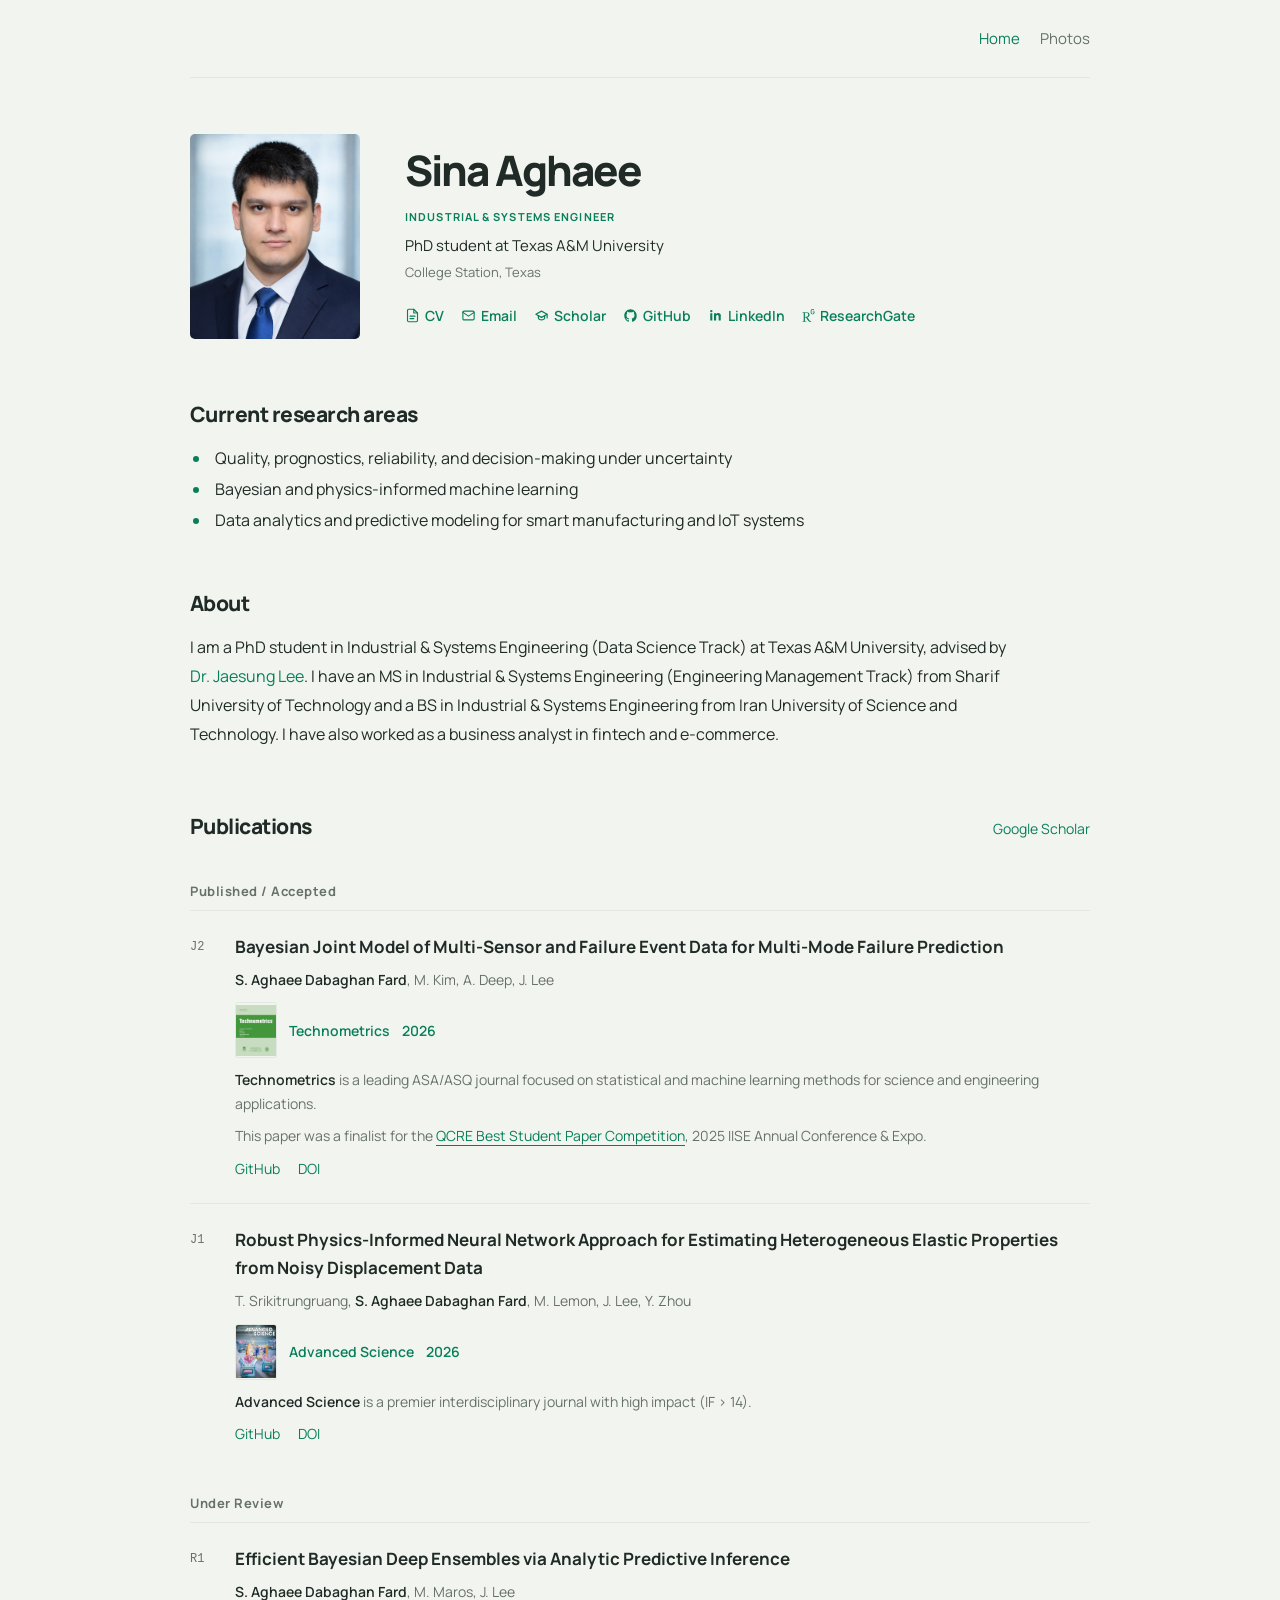
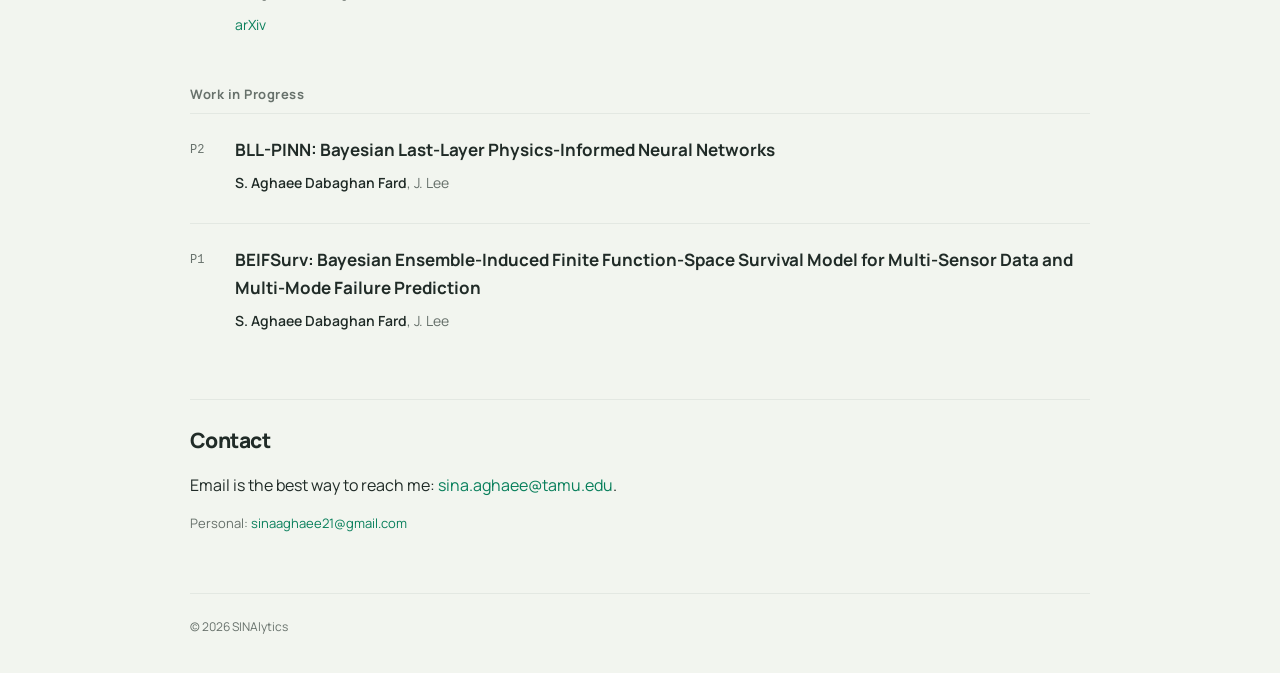
<file: index.html>
<!DOCTYPE html>
<html lang="en">
<head>
  <meta charset="utf-8">
  <meta name="viewport" content="width=device-width, initial-scale=1">
  <meta name="description" content="Sina Aghaee Dabaghan Fard — PhD student at Texas A&amp;M University. Research in Bayesian modeling, reliability, prognostics, and scientific machine learning.">
  <title>Sina Aghaee</title>
  <link rel="preconnect" href="https://fonts.googleapis.com">
  <link rel="preconnect" href="https://fonts.gstatic.com" crossorigin>
  <link href="https://fonts.googleapis.com/css2?family=Manrope:wght@400;500;600;700;800&amp;display=swap" rel="stylesheet">
  <link rel="stylesheet" href="assets/profile.css">
</head>
<body data-page="home">
  <a class="skip-link" href="#main">Skip to content</a>
  <div class="profile-wrap">
    <header class="profile-header">
      <nav aria-label="Primary">
        <a href="index.html" aria-current="page">Home</a><a href="snapshots.html">Photos</a>
      </nav>
    </header>
    <main id="main">
      <section class="profile-intro" aria-labelledby="name">
        <img class="profile-portrait" src="assets/avatar.png" alt="Sina Aghaee Dabaghan Fard" width="170" height="205">
        <div>
          <h1 id="name">Sina Aghaee</h1>
          <p class="intro-label">Industrial &amp; Systems Engineer</p>
          <p class="intro-role">PhD student at Texas A&amp;M University</p>
          <p class="intro-location">College Station, Texas</p>
          <div class="profile-links" aria-label="Contact and profiles">
            <a href="cv.pdf?v=5e7db132484f" target="_blank" rel="noopener"><svg viewBox="0 0 24 24" fill="none" stroke="currentColor" stroke-width="1.8" stroke-linecap="round" stroke-linejoin="round" aria-hidden="true"><path d="M14 2H6a2 2 0 0 0-2 2v16a2 2 0 0 0 2 2h12a2 2 0 0 0 2-2V8Z"></path><path d="M14 2v6h6M8 13h8M8 17h6"></path></svg><span>CV</span></a>
            <a href="mailto:sina.aghaee@tamu.edu"><svg viewBox="0 0 24 24" fill="none" stroke="currentColor" stroke-width="1.8" stroke-linecap="round" stroke-linejoin="round" aria-hidden="true"><rect x="3" y="5" width="18" height="14" rx="2"></rect><path d="m3 7 9 6 9-6"></path></svg><span>Email</span></a>
            <a href="https://scholar.google.com/citations?user=bsKhgAIAAAAJ&amp;hl=en" target="_blank" rel="noopener"><svg viewBox="0 0 24 24" fill="none" stroke="currentColor" stroke-width="1.9" stroke-linecap="round" stroke-linejoin="round" aria-hidden="true"><path d="m3 10 9-5 9 5-9 5-9-5Z"></path><path d="M7 12v4.5c0 .8 2.3 2.5 5 2.5s5-1.7 5-2.5V12"></path><path d="M21 10v6"></path></svg><span>Scholar</span></a>
            <a href="https://github.com/sinaaghaee" target="_blank" rel="noopener"><svg viewBox="0 0 24 24" fill="currentColor" aria-hidden="true"><path d="M12 2C6.48 2 2 6.59 2 12.25c0 4.53 2.87 8.37 6.84 9.73.5.1.68-.22.68-.49 0-.24-.01-1.04-.01-1.89-2.78.62-3.37-1.22-3.37-1.22-.45-1.2-1.11-1.52-1.11-1.52-.91-.64.07-.63.07-.63 1 .08 1.53 1.05 1.53 1.05.9 1.57 2.35 1.12 2.92.86.09-.67.35-1.12.63-1.38-2.22-.26-4.56-1.15-4.56-5.11 0-1.13.39-2.06 1.03-2.79-.1-.26-.45-1.31.1-2.73 0 0 .84-.27 2.75 1.07A9.33 9.33 0 0 1 12 6.84c.85 0 1.71.12 2.51.37 1.91-1.34 2.75-1.07 2.75-1.07.55 1.42.2 2.47.1 2.73.64.73 1.03 1.66 1.03 2.79 0 3.97-2.35 4.84-4.59 5.09.36.32.68.95.68 1.91 0 1.38-.01 2.5-.01 2.84 0 .27.18.59.69.49A10.27 10.27 0 0 0 22 12.25C22 6.59 17.52 2 12 2Z"></path></svg><span>GitHub</span></a>
            <a href="https://www.linkedin.com/in/sinaaghaee" target="_blank" rel="noopener"><svg viewBox="0 0 24 24" fill="currentColor" aria-hidden="true"><path d="M6.94 8.5H3.56V20h3.38V8.5ZM5.25 3A1.97 1.97 0 0 0 3.3 4.98c0 1.08.86 1.97 1.93 1.97h.02A1.98 1.98 0 0 0 7.2 4.98 1.97 1.97 0 0 0 5.25 3ZM20.7 13.05c0-3.47-1.85-5.08-4.31-5.08-1.99 0-2.88 1.1-3.38 1.87V8.5H9.63c.04.89 0 11.5 0 11.5H13v-6.42c0-.34.03-.68.13-.92.27-.68.9-1.38 1.95-1.38 1.37 0 1.92 1.04 1.92 2.58V20h3.38v-6.95Z"></path></svg><span>LinkedIn</span></a>
            <a href="https://www.researchgate.net/profile/Sina-Aghaee-Dabaghan-Fard" target="_blank" rel="noopener"><svg viewBox="0 0 24 24" fill="currentColor" aria-hidden="true"><path d="M19.586 0c-.818 0-1.508.19-2.073.565-.563.377-.97.936-1.213 1.68a3.193 3.193 0 0 0-.112.437 8.365 8.365 0 0 0-.078.53 9 9 0 0 0-.05.727c-.01.282-.013.621-.013 1.016a31.121 31.123 0 0 0 .014 1.017 9 9 0 0 0 .05.727 7.946 7.946 0 0 0 .077.53h-.005a3.334 3.334 0 0 0 .113.438c.245.743.65 1.303 1.214 1.68.565.376 1.256.564 2.075.564.8 0 1.536-.213 2.105-.603.57-.39.94-.916 1.175-1.65.076-.235.135-.558.177-.93a10.9 10.9 0 0 0 .043-1.207v-.82c0-.095-.047-.142-.14-.142h-3.064c-.094 0-.14.047-.14.141v.956c0 .094.046.14.14.14h1.666c.056 0 .084.03.084.086 0 .36 0 .62-.036.865-.038.244-.1.447-.147.606-.108.385-.348.664-.638.876-.29.212-.738.35-1.227.35-.545 0-.901-.15-1.21-.353-.306-.203-.517-.454-.67-.915a3.136 3.136 0 0 1-.147-.762 17.366 17.366 0 0 1-.034-.656c-.01-.26-.014-.572-.014-.939a26.401 26.403 0 0 1 .014-.938 15.821 15.822 0 0 1 .035-.656 3.19 3.19 0 0 1 .148-.76 1.89 1.89 0 0 1 .742-1.01c.344-.244.593-.352 1.137-.352.508 0 .815.096 1.144.303.33.207.528.492.764.925.047.094.111.118.198.07l1.044-.43c.075-.048.09-.115.042-.199a3.549 3.549 0 0 0-.466-.742 3 3 0 0 0-.679-.607 3.313 3.313 0 0 0-.903-.41A4.068 4.068 0 0 0 19.586 0zM8.217 5.836c-1.69 0-3.036.086-4.297.086-1.146 0-2.291 0-3.007-.029v.831l1.088.2c.744.144 1.174.488 1.174 2.264v11.288c0 1.777-.43 2.12-1.174 2.263l-1.088.2v.832c.773-.029 2.12-.086 3.465-.086 1.29 0 2.951.057 3.667.086v-.831l-1.49-.2c-.773-.115-1.174-.487-1.174-2.264v-4.784c.688.057 1.29.057 2.206.057 1.748 3.123 3.41 5.472 4.355 6.56.86 1.032 2.177 1.691 3.839 1.691.487 0 1.003-.086 1.318-.23v-.744c-1.031 0-2.063-.716-2.808-1.518-1.26-1.376-2.95-3.582-4.355-6.074 2.32-.545 4.04-2.722 4.04-4.9 0-3.208-2.492-4.698-5.758-4.698zm-.515 1.29c2.406 0 3.839 1.26 3.839 3.552 0 2.263-1.547 3.782-4.097 3.782-.974 0-1.404-.03-2.063-.086v-7.19c.66-.059 1.547-.059 2.32-.059z"></path></svg><span>ResearchGate</span></a>
          </div>
        </div>
      </section>
      <section id="research" class="profile-section">
        <h2>Current research areas</h2>
        <ul class="research-list">
          <li>Quality, prognostics, reliability, and decision-making under uncertainty</li>
          <li>Bayesian and physics-informed machine learning</li>
          <li>Data analytics and predictive modeling for smart manufacturing and IoT systems</li>
        </ul>
      </section>
      <section id="about" class="profile-section">
        <h2>About</h2>
        <p>I am a PhD student in Industrial &amp; Systems Engineering (Data Science Track) at Texas A&amp;M University, advised by <a href="https://data-science-tamu.github.io/" target="_blank" rel="noopener">Dr. Jaesung Lee</a>. I have an MS in Industrial &amp; Systems Engineering (Engineering Management Track) from Sharif University of Technology and a BS in Industrial &amp; Systems Engineering from Iran University of Science and Technology. I have also worked as a business analyst in fintech and e-commerce.</p>
      </section>
      <section id="publications" class="profile-section">
        <div class="section-title"><h2>Publications</h2><a href="https://scholar.google.com/citations?user=bsKhgAIAAAAJ&amp;hl=en" target="_blank" rel="noopener">Google Scholar</a></div>
        <section class="publication-group" aria-labelledby="published">
          <h3 id="published" class="publication-group-title">Published / Accepted</h3>
          <div class="publication-list">
<article id="pub-j2" class="panel publication-entry">
              <div class="publication-number">J2</div>
              <div class="publication-content">
                <h4><a href="https://doi.org/10.1080/00401706.2026.2653564" target="_blank" rel="noopener">Bayesian Joint Model of Multi-Sensor and Failure Event Data for Multi-Mode Failure Prediction</a></h4>
                <p class="publication-authors"><strong>S. Aghaee Dabaghan Fard</strong>, M. Kim, A. Deep, J. Lee</p>
                <div class="publication-meta-row">
                  <img class="journal-cover-thumb" src="assets/journal-technometrics-cover.webp" alt="Technometrics journal cover thumbnail">
                  <div class="publication-meta" aria-label="Publication venue">
                    <span class="journal-pill">Technometrics</span>
                    <span class="publication-year">2026</span>
                  </div>
                </div>
                <p class="journal-description"><strong>Technometrics</strong> is a leading ASA/ASQ journal focused on statistical and machine learning methods for science and engineering applications.</p>
                <ul class="publication-notes">

                  <li>This paper was a finalist for the <a class="achievement-preview" href="assets/snapshots/iise-2025-2.jpeg">QCRE Best Student Paper Competition<span class="achievement-preview-card" aria-hidden="true"><img src="assets/snapshots/iise-2025-2.jpeg" alt="" loading="lazy"><span>Certificate from the 2025 QCRE Best Student Paper Competition.</span></span></a>, 2025 IISE Annual Conference &amp; Expo.</li>
                </ul>
                <div class="cta-row compact">
                  <a class="button button-ghost button-with-icon" href="https://github.com/data-science-tamu/MFGPCox" target="_blank" rel="noopener">GitHub</a>
                  <a class="button button-ghost button-with-icon" href="https://doi.org/10.1080/00401706.2026.2653564" target="_blank" rel="noopener">DOI</a>
                </div>
              </div>
            </article>
<article id="pub-j1" class="panel publication-entry">
              <div class="publication-number">J1</div>
              <div class="publication-content">
                <h4><a href="https://doi.org/10.1002/advs.202508445" target="_blank" rel="noopener">Robust Physics-Informed Neural Network Approach for Estimating Heterogeneous Elastic Properties from Noisy Displacement Data</a></h4>
                <p class="publication-authors">T. Srikitrungruang, <strong>S. Aghaee Dabaghan Fard</strong>, M. Lemon, J. Lee, Y. Zhou</p>
                <div class="publication-meta-row">
                  <img class="journal-cover-thumb" src="assets/journal-advanced-science-cover.jpg" alt="Advanced Science journal cover thumbnail">
                  <div class="publication-meta" aria-label="Publication venue">
                    <span class="journal-pill">Advanced Science</span>
                    <span class="publication-year">2026</span>
                  </div>
                </div>
                <p class="journal-description"><strong>Advanced Science</strong> is a premier interdisciplinary journal with high impact (IF &gt; 14).</p>

                <div class="cta-row compact">
                  <a class="button button-ghost button-with-icon" href="https://github.com/data-science-tamu/IE-PINN" target="_blank" rel="noopener">GitHub</a>
                  <a class="button button-ghost button-with-icon" href="https://doi.org/10.1002/advs.202508445" target="_blank" rel="noopener">DOI</a>
                </div>
              </div>
            </article>
          </div>
        </section>
        <section class="publication-group" aria-labelledby="under-review">
          <h3 id="under-review" class="publication-group-title">Under Review</h3>
          <div class="publication-list">
<article id="pub-r1" class="panel publication-entry">
              <div class="publication-number">R1</div>
              <div class="publication-content">
                <h4><a href="https://arxiv.org/abs/2607.06776" target="_blank" rel="noopener">Efficient Bayesian Deep Ensembles via Analytic Predictive Inference</a></h4>
                <p class="publication-authors"><strong>S. Aghaee Dabaghan Fard</strong>, M. Maros, J. Lee</p>
                <div class="cta-row compact">
                  <a class="button button-ghost button-with-icon" href="https://arxiv.org/abs/2607.06776" target="_blank" rel="noopener">arXiv</a>
                </div>
              </div>
            </article>
          </div>
        </section>
        <section class="publication-group" aria-labelledby="work-in-progress">
          <h3 id="work-in-progress" class="publication-group-title">Work in Progress</h3>
          <div class="publication-list">
<article id="pub-p2" class="panel publication-entry">
              <div class="publication-number">P2</div>
              <div class="publication-content">
                <h4>BLL-PINN: Bayesian Last-Layer Physics-Informed Neural Networks</h4>
                <p class="publication-authors"><strong>S. Aghaee Dabaghan Fard</strong>, J. Lee</p>
              </div>
            </article>
<article id="pub-p1" class="panel publication-entry">
              <div class="publication-number">P1</div>
              <div class="publication-content">
                <h4>BEIFSurv: Bayesian Ensemble-Induced Finite Function-Space Survival Model for Multi-Sensor Data and Multi-Mode Failure Prediction</h4>
                <p class="publication-authors"><strong>S. Aghaee Dabaghan Fard</strong>, J. Lee</p>
              </div>
            </article>
          </div>
        </section>
      </section>
      <section id="contact" class="profile-section contact-section">
        <h2>Contact</h2>
        <p>Email is the best way to reach me: <a href="mailto:sina.aghaee@tamu.edu">sina.aghaee@tamu.edu</a>.</p>
        <p class="secondary-contact">Personal: <a href="mailto:sinaaghaee21@gmail.com">sinaaghaee21@gmail.com</a></p>
      </section>
    </main>
    <footer class="profile-footer"><span>© <span data-year>2026</span> SINAlytics</span></footer>
  </div>
  <!-- Cloudflare Web Analytics --><script defer src='https://static.cloudflareinsights.com/beacon.min.js' data-cf-beacon='{"token": "7ca97b5652254f148bb561000fb04851"}'></script><!-- End Cloudflare Web Analytics -->
  <script src="assets/site.js"></script>
</body>
</html>
</file>
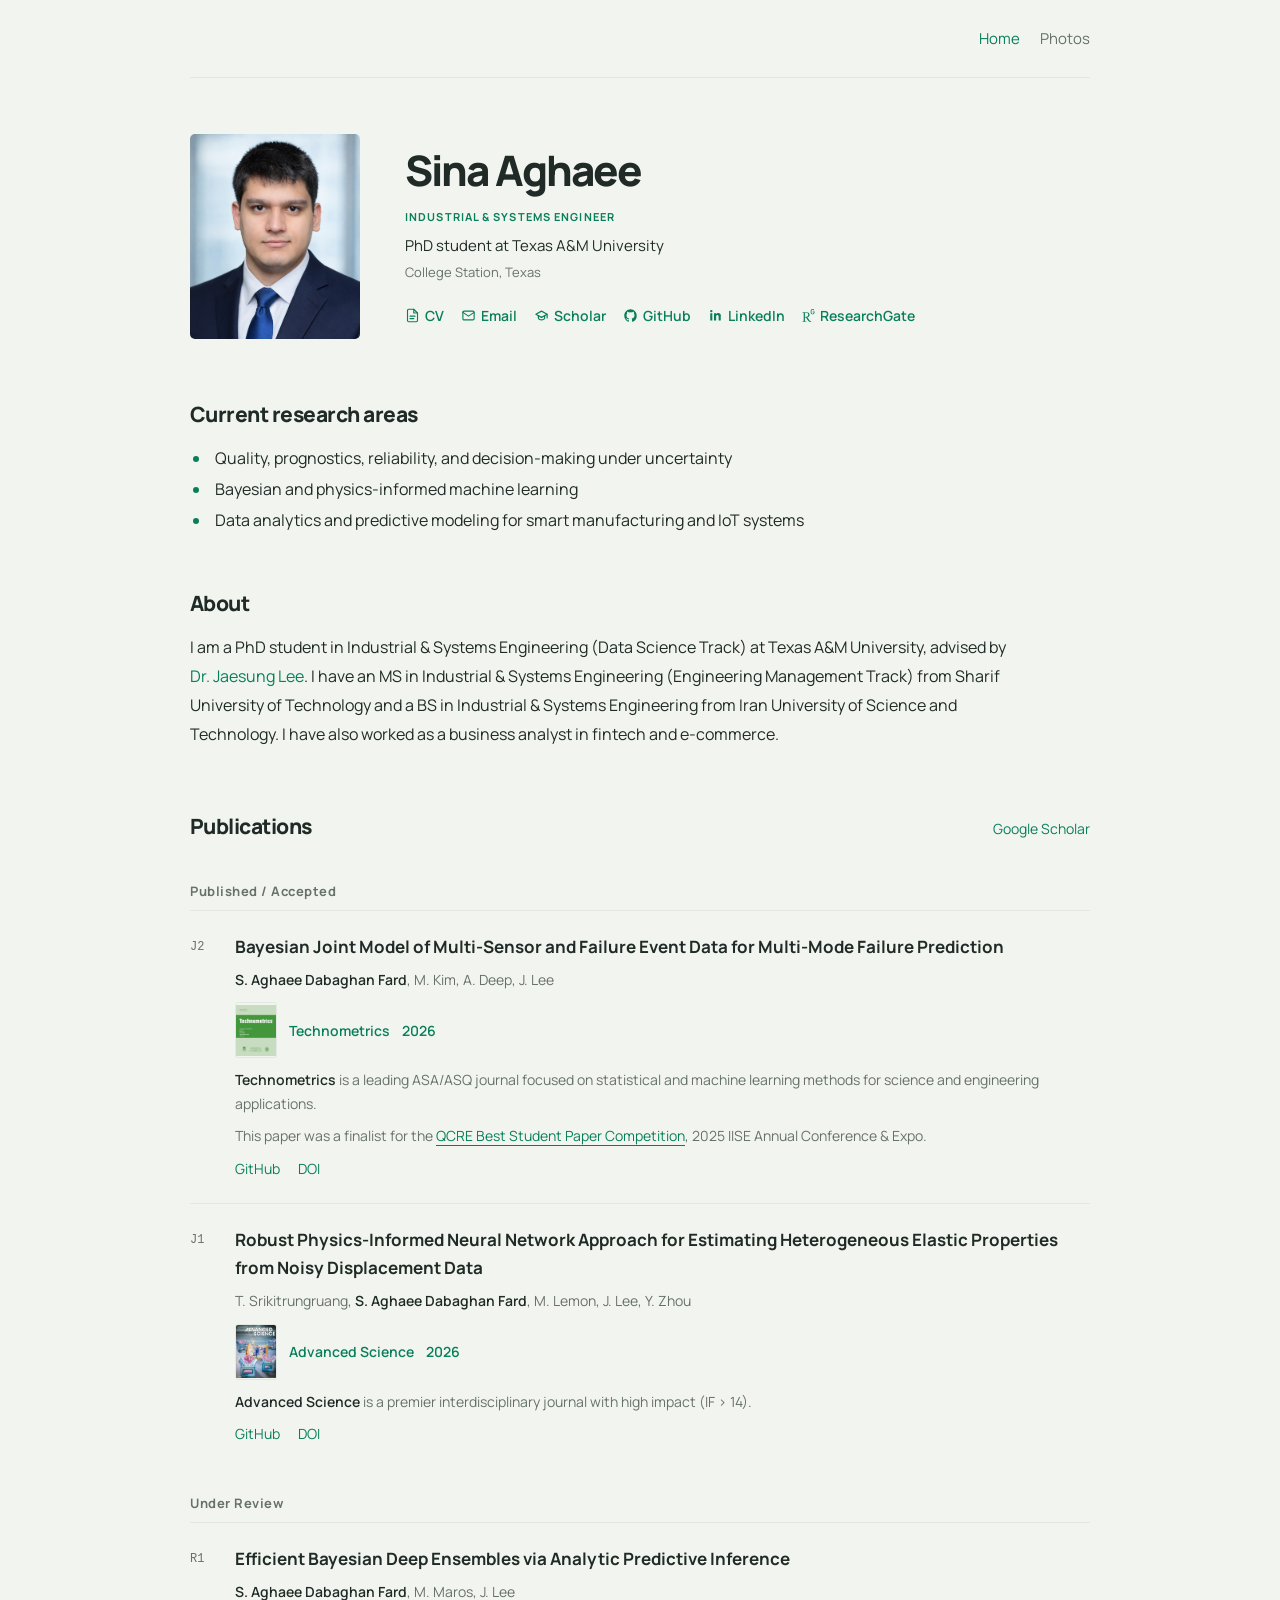
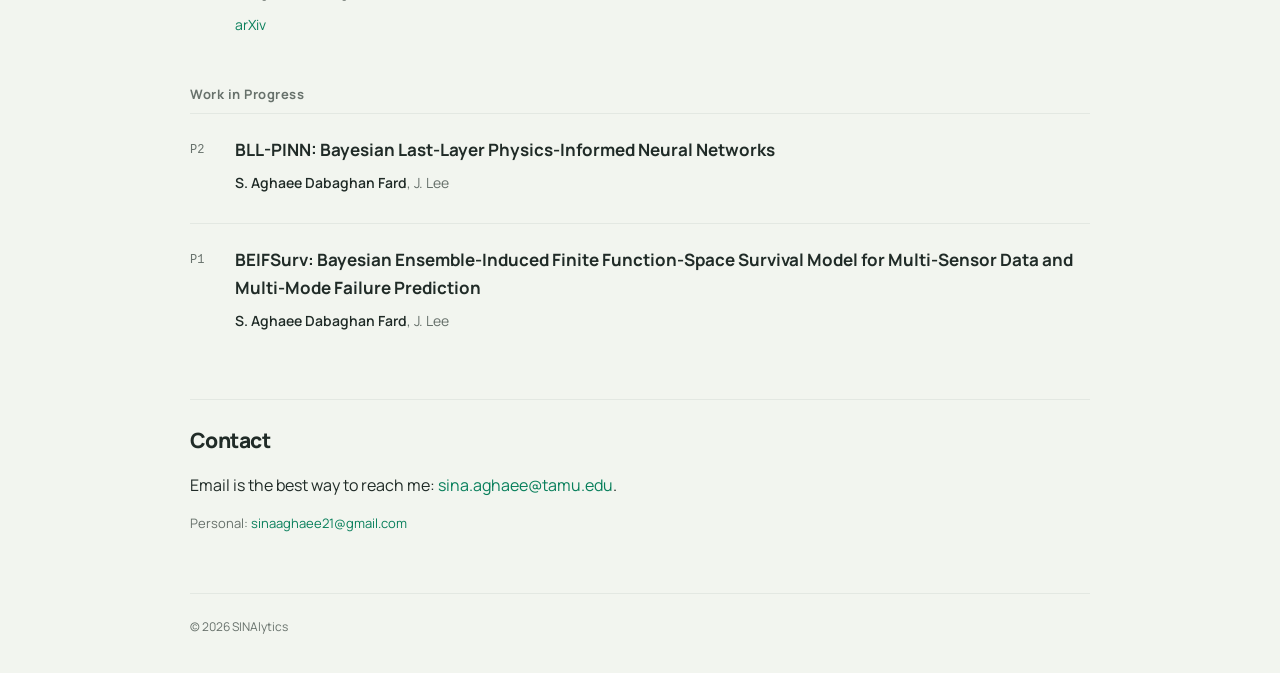
<file: contact.html>
<!DOCTYPE html>
<html lang="en">
<head>
  <meta charset="utf-8">
  <meta name="viewport" content="width=device-width, initial-scale=1">
  <title>Continue to Sina Aghaee's profile</title>
  <link rel="canonical" href="index.html#contact">
  <script>window.location.replace('index.html' + (window.location.hash || '#contact'));</script>
  <noscript><meta http-equiv="refresh" content="0; url=index.html#contact"></noscript>
</head>
<body><p>This content is now on <a href="index.html#contact">my main profile page</a>.</p></body>
</html>
</file>
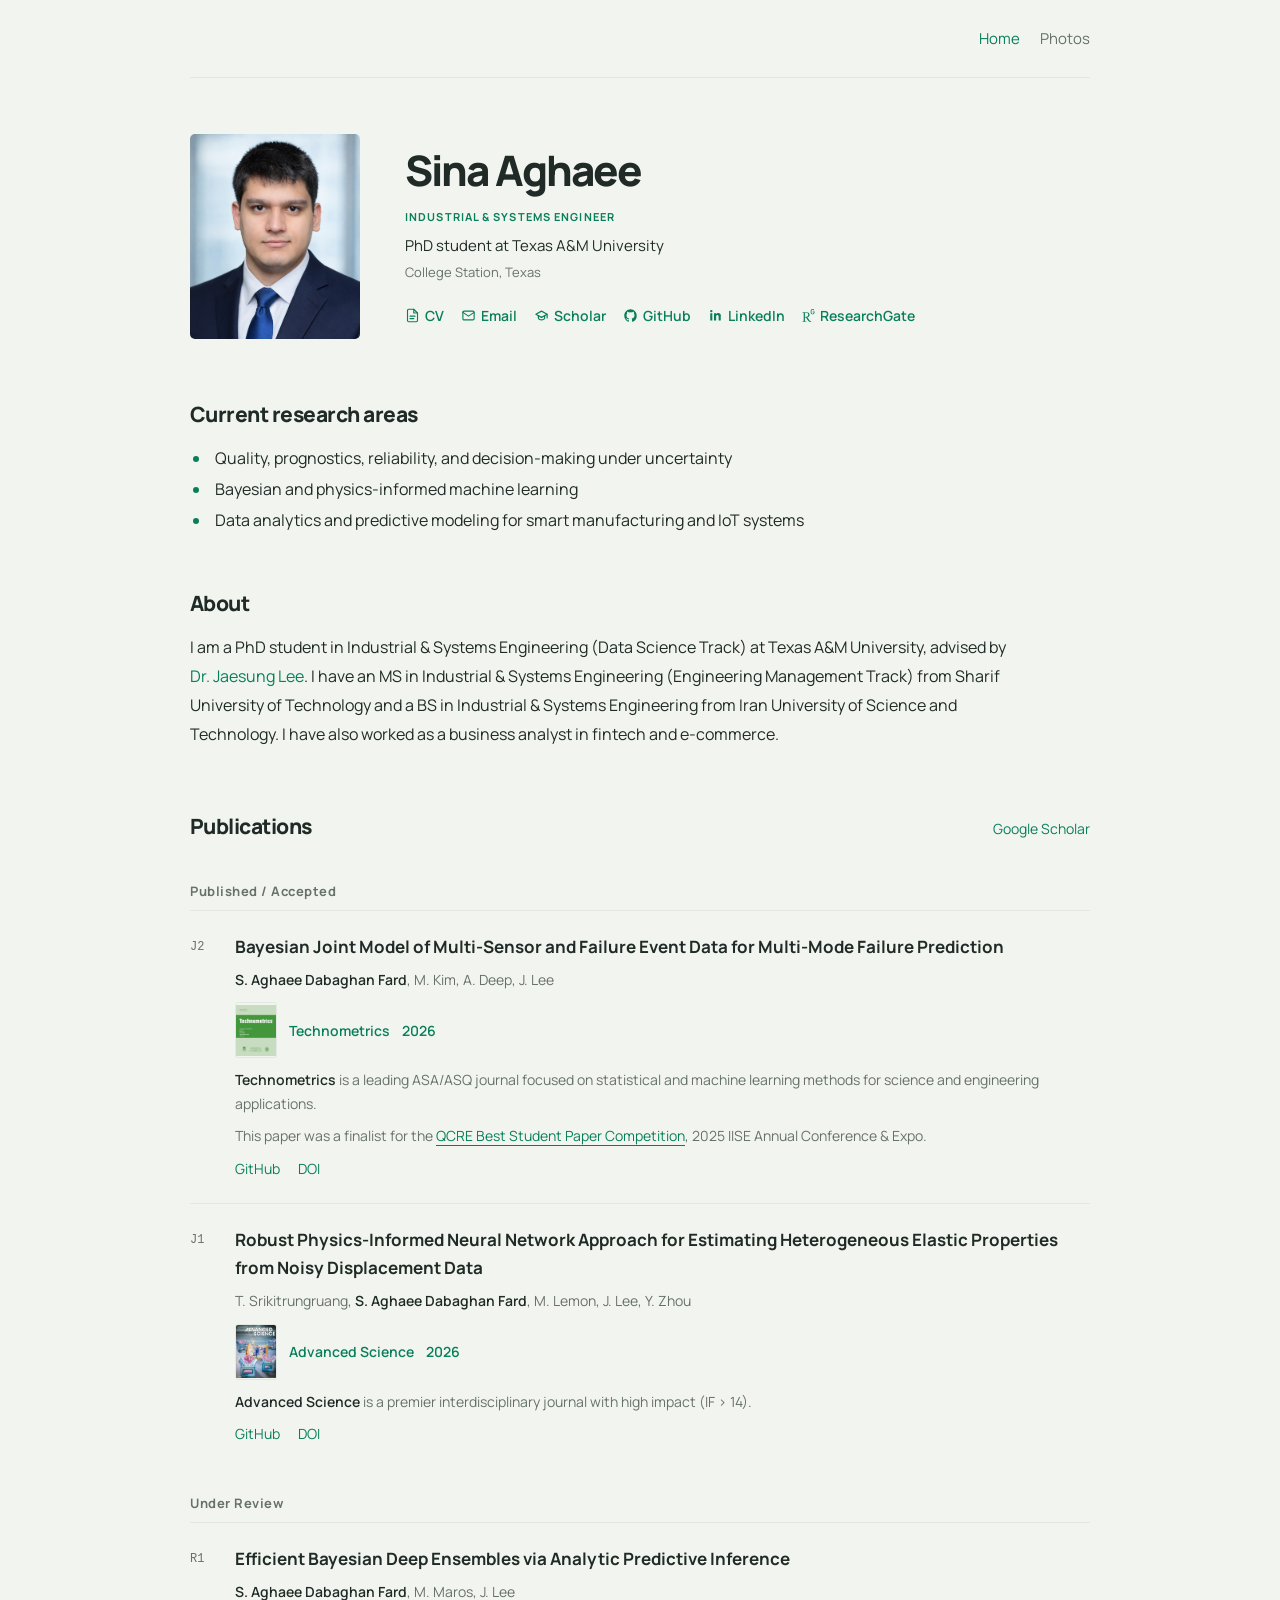
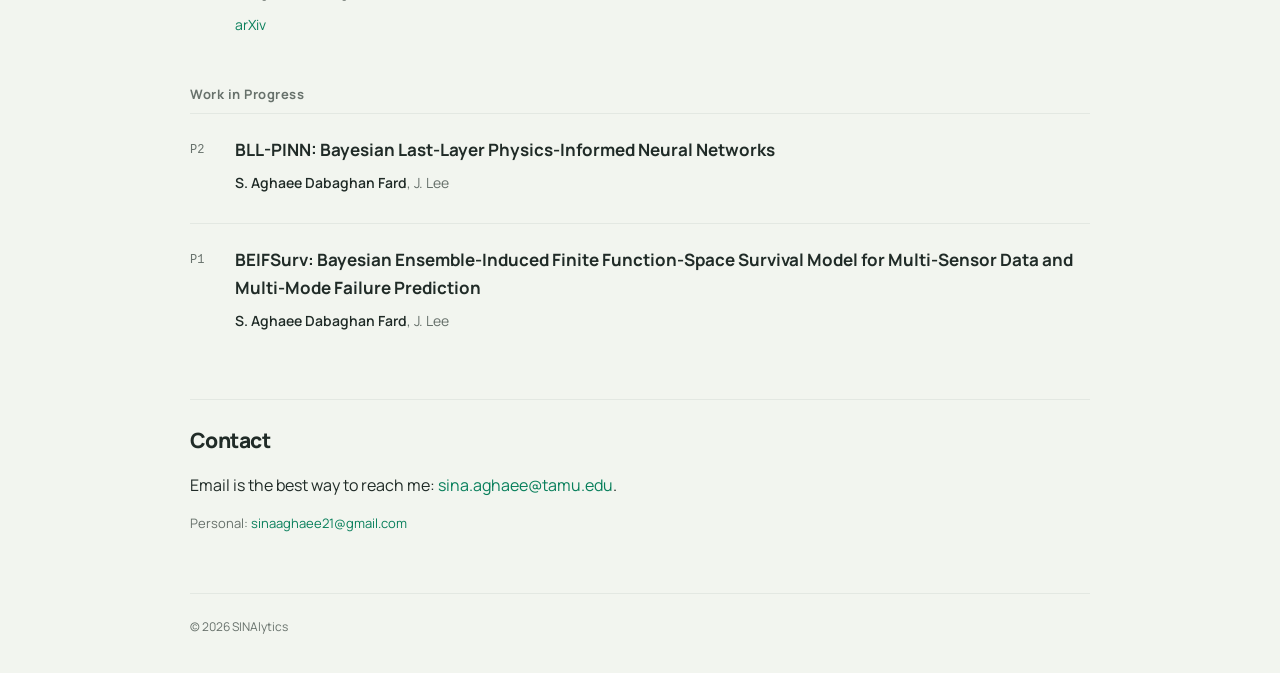
<file: cv.html>
<!DOCTYPE html>
<html lang="en">
<head>
  <meta charset="utf-8">
  <meta name="viewport" content="width=device-width, initial-scale=1">
  <title>Continue to Sina Aghaee's profile</title>
  <link rel="canonical" href="index.html#about">
  <script>window.location.replace('index.html' + (window.location.hash || '#about'));</script>
  <noscript><meta http-equiv="refresh" content="0; url=index.html#about"></noscript>
</head>
<body><p>This content is now on <a href="index.html#about">my main profile page</a>.</p></body>
</html>
</file>
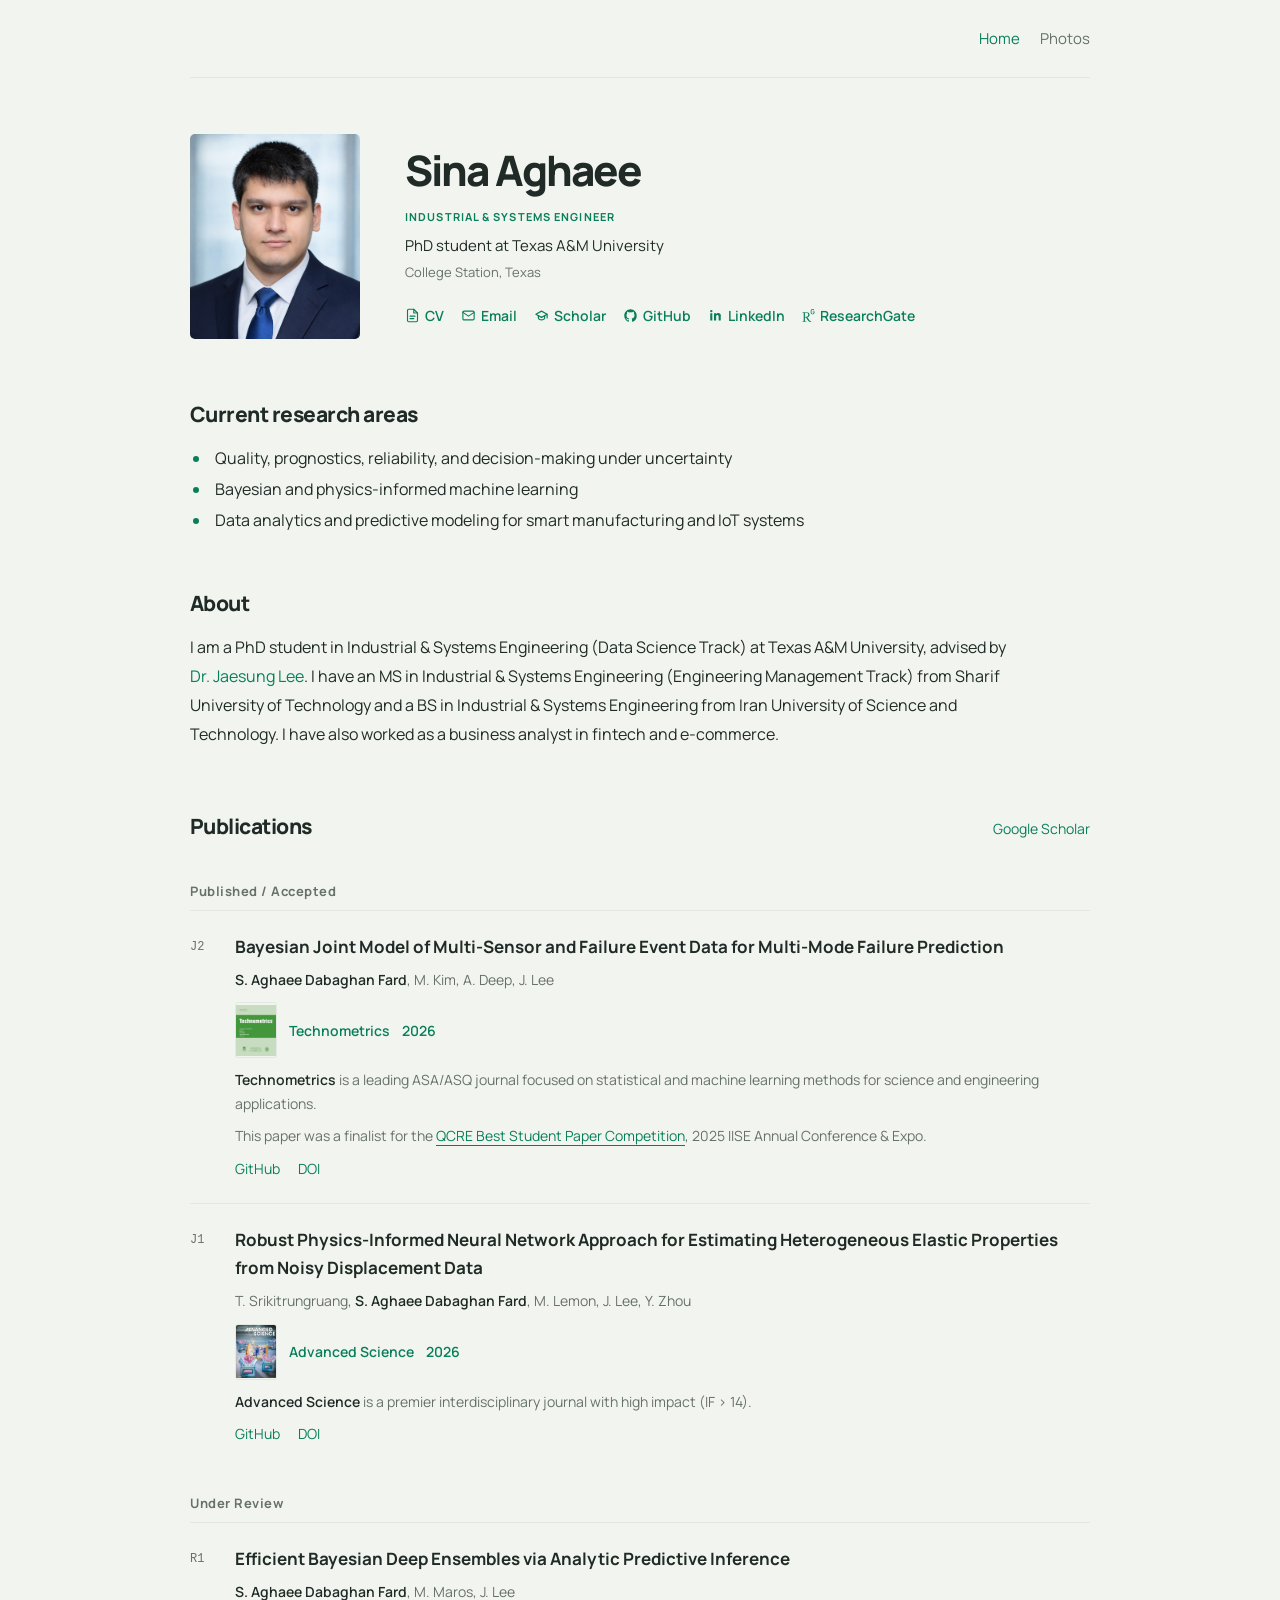
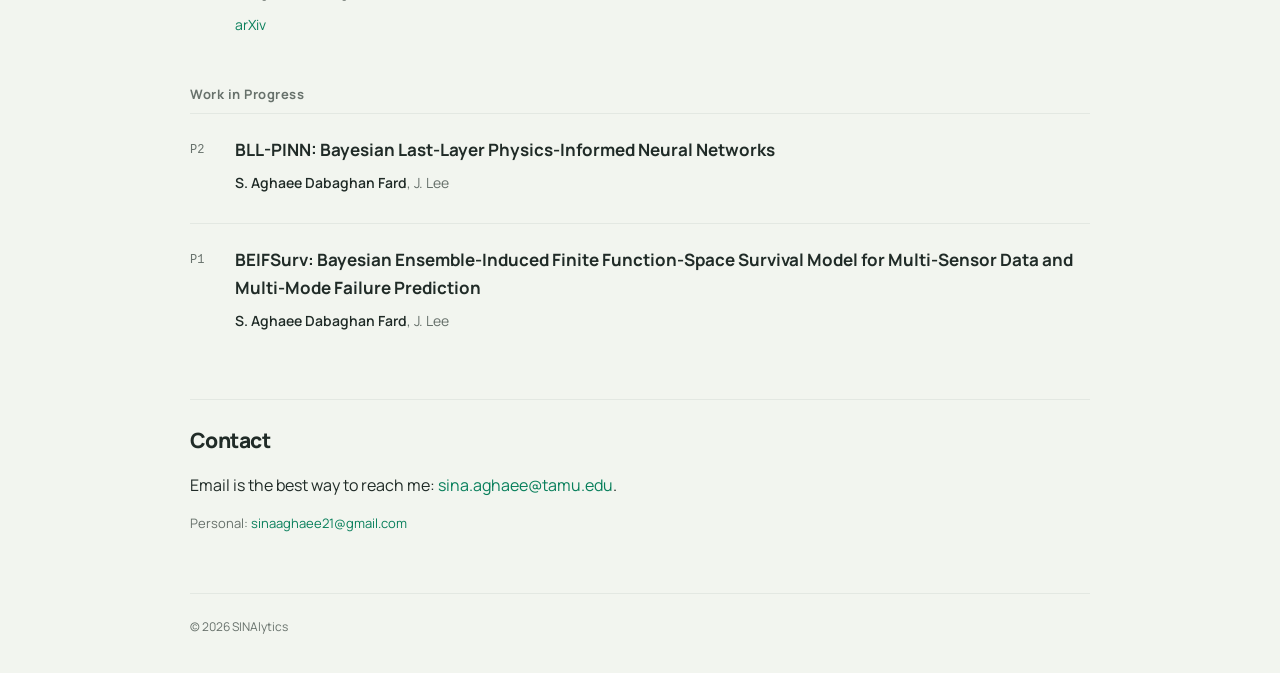
<file: publications.html>
<!DOCTYPE html>
<html lang="en">
<head>
  <meta charset="utf-8">
  <meta name="viewport" content="width=device-width, initial-scale=1">
  <title>Continue to Sina Aghaee's profile</title>
  <link rel="canonical" href="index.html#publications">
  <script>window.location.replace('index.html' + (window.location.hash || '#publications'));</script>
  <noscript><meta http-equiv="refresh" content="0; url=index.html#publications"></noscript>
</head>
<body><p>This content is now on <a href="index.html#publications">my main profile page</a>.</p></body>
</html>
</file>
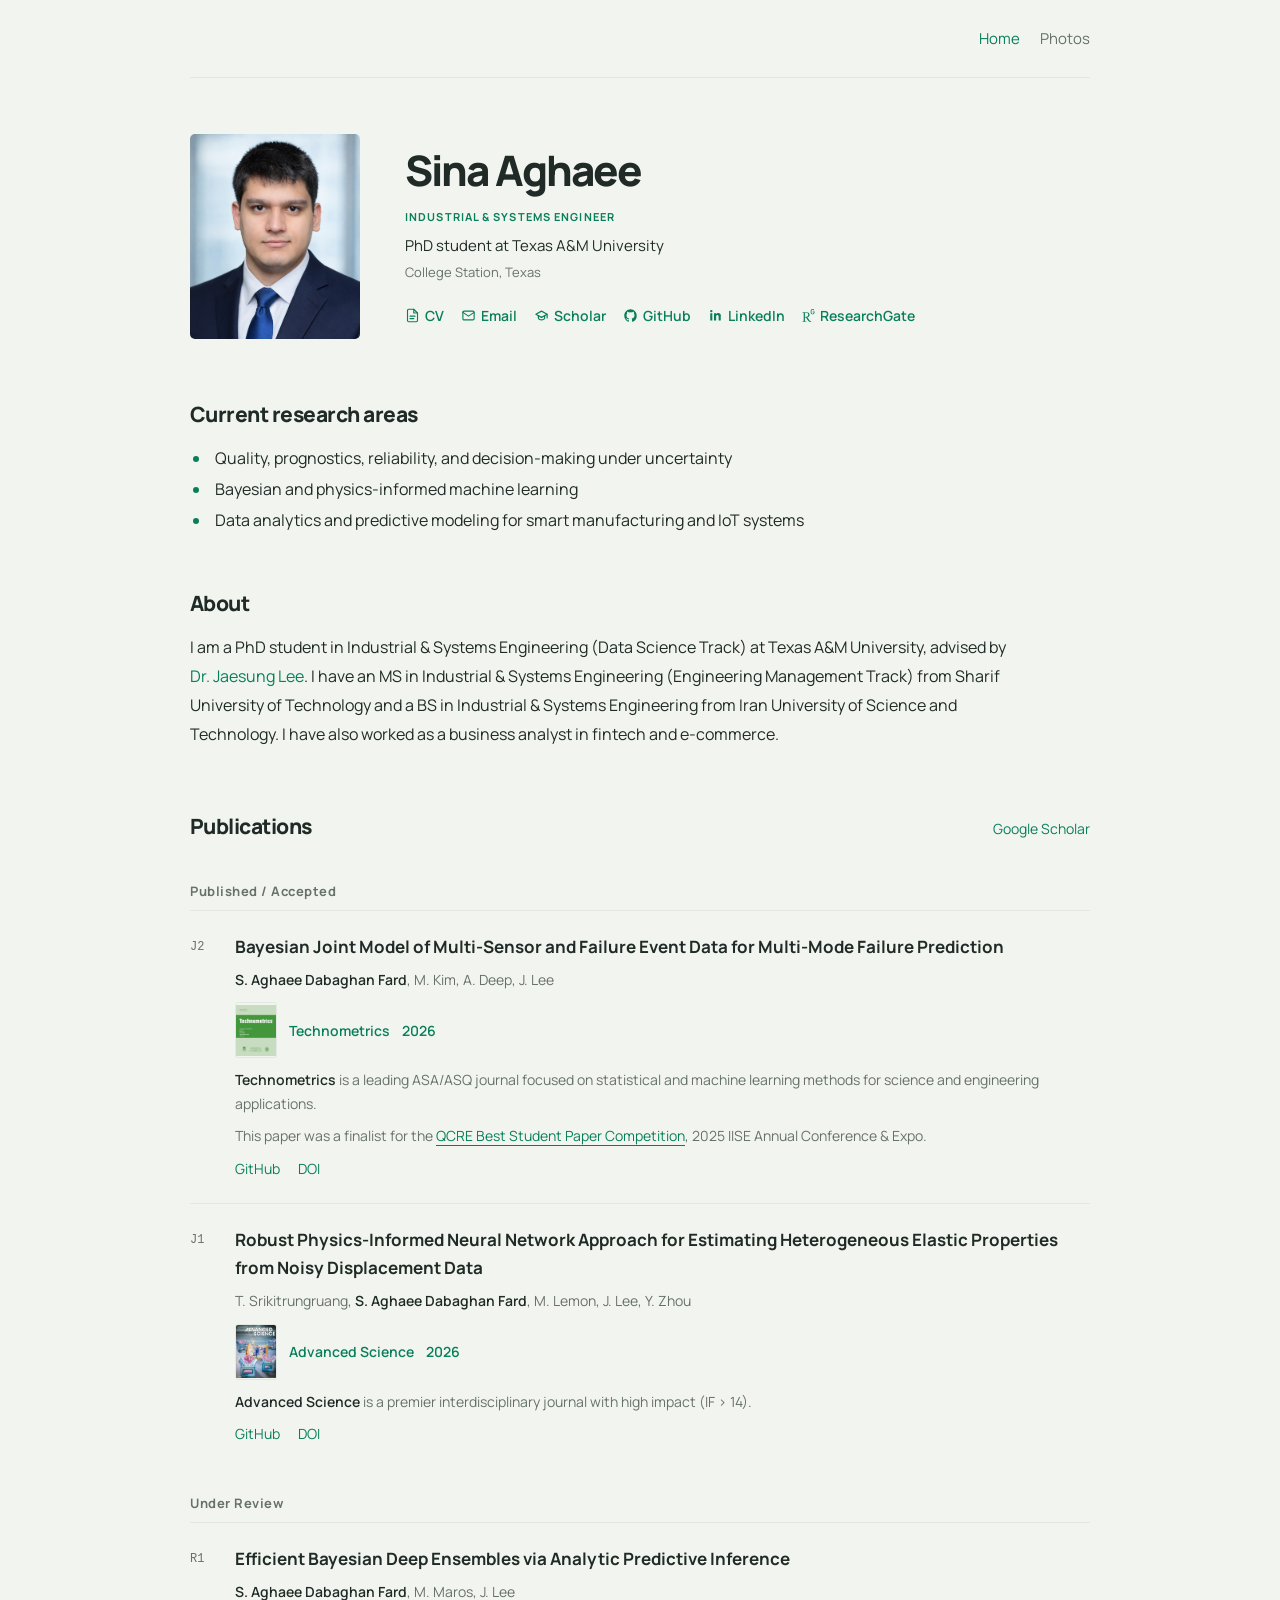
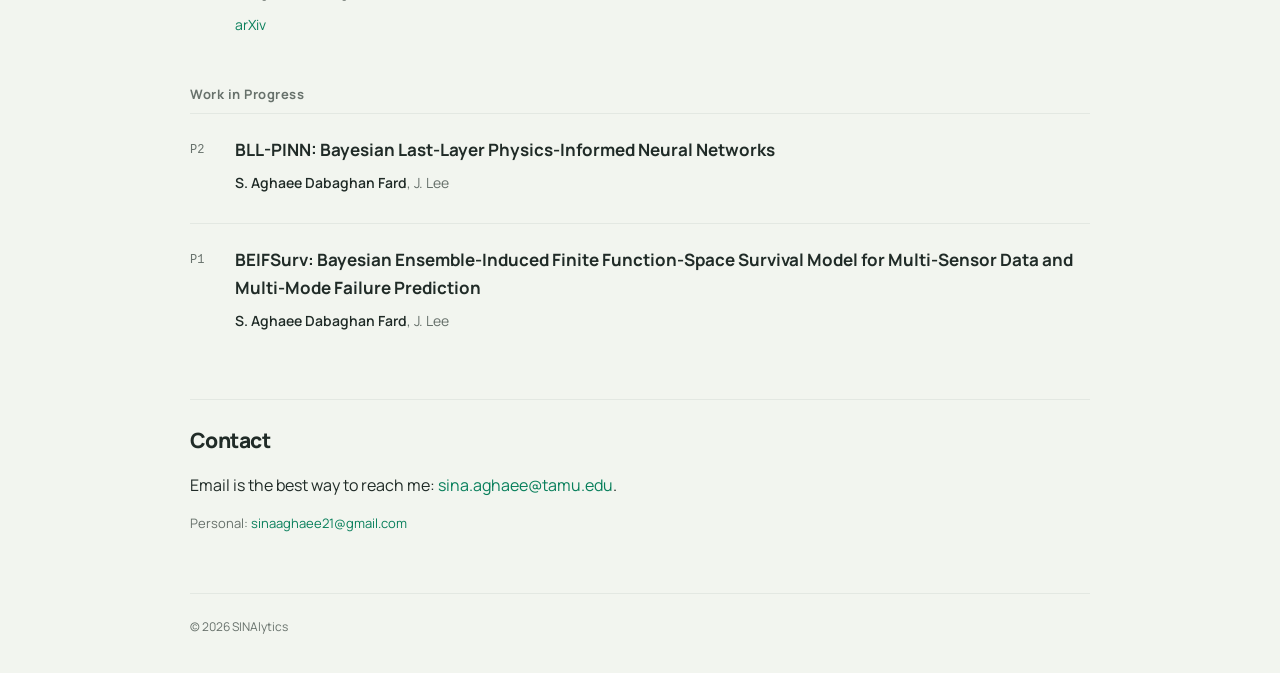
<file: research.html>
<!DOCTYPE html>
<html lang="en">
<head>
  <meta charset="utf-8">
  <meta name="viewport" content="width=device-width, initial-scale=1">
  <title>Continue to Sina Aghaee's profile</title>
  <link rel="canonical" href="index.html#research">
  <script>window.location.replace('index.html' + (window.location.hash || '#research'));</script>
  <noscript><meta http-equiv="refresh" content="0; url=index.html#research"></noscript>
</head>
<body><p>This content is now on <a href="index.html#research">my main profile page</a>.</p></body>
</html>
</file>
<file: assets/profile.css>
:root {
  color-scheme: light;
  --ink: #202b27;
  --muted: #67716b;
  --accent: #087f5b;
  --line: #e3e8e2;
  font-family: "Manrope", Arial, sans-serif;
  background: #f2f5ef;
  color: var(--ink);
  font-size: 16px;
  line-height: 1.8;
}
* { box-sizing: border-box; }
html { scroll-behavior: smooth; scroll-padding-top: 24px; }
body { margin: 0; }
a { color: var(--accent); text-decoration: none; text-underline-offset: 4px; }
a:hover { text-decoration: underline; }
a:focus-visible { outline: 2px solid var(--accent); outline-offset: 5px; border-radius: 2px; }
img { max-width: 100%; }
.profile-wrap { width: min(900px, calc(100% - 48px)); margin: auto; }
.profile-header { display: flex; align-items: center; justify-content: flex-end; gap: 24px; padding: 25px 0; border-bottom: 1px solid var(--line); }
.profile-header nav { display: flex; flex-wrap: wrap; gap: 20px; font-size: 15px; }
.profile-header nav a { color: var(--muted); }
.profile-header nav a:hover, .profile-header nav a[aria-current="page"] { color: var(--accent); }
.profile-intro { display: grid; grid-template-columns: 170px minmax(0, 1fr); align-items: center; gap: 45px; padding: 56px 0 35px; }
.intro-label { margin: 12px 0 0; font-size: 11px; font-weight: 700; letter-spacing: .1em; text-transform: uppercase; color: var(--accent); }
h1 { margin: 0; font-size: clamp(30px, 4vw, 42px); line-height: 1.2; font-weight: 800; letter-spacing: -.045em; }
h1 span { display: block; }
.intro-role { margin: 5px 0 0; font-size: 15px; }
.intro-location { margin: 2px 0 0; color: var(--muted); font-size: 13px; }
.profile-portrait { width: 170px; height: 205px; object-fit: cover; object-position: center top; border-radius: 5px; }
.profile-links { display: flex; flex-wrap: wrap; column-gap: 17px; row-gap: 5px; margin-top: 19px; font-size: 14px; font-weight: 600; }
.profile-links a { display: inline-flex; align-items: center; gap: 5px; }
.profile-links svg { display: block; width: 15px; height: 15px; flex: 0 0 auto; }
.profile-links a[href*="researchgate.net"] svg { width: 13px; height: 13px; }
.profile-section { padding: 26px 0; }
h2 { margin: 0 0 15px; font-size: 21px; line-height: 1.4; letter-spacing: -.025em; font-weight: 800; }
p { margin: 0 0 12px; }
.profile-section > p { max-width: 820px; }
.research-list { padding-left: 21px; margin: 12px 0 0; }
.research-list li { padding-left: 4px; margin: 2px 0; }
.research-list li::marker { color: var(--accent); }
.section-title { display: flex; justify-content: space-between; align-items: baseline; gap: 20px; }
.section-title > a { flex-shrink: 0; font-size: 14px; }
.publication-entry { display: grid; grid-template-columns: 30px minmax(0, 1fr); gap: 15px; padding: 22px 0; border-top: 1px solid var(--line); scroll-margin-top: 24px; }
.publication-content { min-width: 0; }
.publication-group { margin-top: 24px; }
.publication-group-title { margin: 0 0 8px; color: var(--muted); font-size: 13px; font-weight: 700; letter-spacing: .04em; }
.publication-content h4 { margin: 0 0 6px; font-size: 17px; font-weight: 700; line-height: 1.65; }
.publication-content h4 a { color: var(--ink); }
.publication-content h4 a:hover, .publication-content h4 a:focus-visible { color: var(--accent); text-decoration: underline; }
.publication-content, .career-entry, .contact-section { overflow-wrap: anywhere; }
.publication-number { color: var(--muted); font-size: 12px; padding-top: 4px; font-family: ui-monospace, Consolas, monospace; }
h3 { margin: 0 0 6px; font-size: 15px; font-weight: 700; line-height: 1.65; }
.publication-authors { margin: 0 0 6px; font-size: 14px; color: var(--muted); }
.publication-summary { margin: 7px 0 9px; font-size: 13px; line-height: 1.75; color: var(--ink); }
.publication-authors strong { color: var(--ink); font-weight: 600; }
.publication-meta { display: flex; gap: 12px; font-size: 14px; color: var(--accent); font-weight: 600; }
.publication-meta-row { display: flex; align-items: center; gap: 12px; margin: 10px 0; }
.journal-cover-thumb { display: block; width: 42px; height: 56px; flex: 0 0 auto; object-fit: contain; border: 1px solid var(--line); border-radius: 3px; }
.journal-description { margin: 7px 0; color: var(--muted); font-size: 14px; line-height: 1.7; }
.journal-description strong { color: var(--ink); font-weight: 600; }
.achievement-preview { position: relative; text-decoration: underline; }
.achievement-preview-card { position: absolute; left: 0; bottom: calc(100% + 10px); display: grid; gap: 7px; width: min(420px, 76vw); padding: 9px; border: 1px solid var(--line); border-radius: 5px; background: #fbfcf8; color: var(--ink); box-shadow: 0 10px 30px rgba(16, 32, 28, .12); font-size: 12px; line-height: 1.5; opacity: 0; visibility: hidden; pointer-events: none; z-index: 10; }
.achievement-preview-card img { display: block; width: 100%; max-height: 60vh; object-fit: contain; }
.achievement-preview:focus-visible .achievement-preview-card { opacity: 1; visibility: visible; }
@media (hover: hover) {
  .achievement-preview:hover .achievement-preview-card { opacity: 1; visibility: visible; }
}
@media (max-width: 640px) {
  .achievement-preview-card { position: fixed; left: 18px; right: 18px; bottom: 24px; width: auto; }
}
.publication-status { margin: 3px 0; color: var(--muted); font-size: 12px; font-style: italic; }
.publication-content > p:not([class]) { font-size: 12px; color: var(--muted); margin: 0; }
.publication-notes { margin: 6px 0; padding: 0; list-style: none; font-size: 14px; color: var(--muted); }
.cta-row { display: flex; flex-wrap: wrap; gap: 18px; margin-top: 8px; font-size: 14px; }
.background-list { border-top: 1px solid var(--line); }
.career-timeline-item { display: grid; grid-template-columns: 120px minmax(0, 1fr); gap: 20px; padding: 17px 0; }
.career-time { color: var(--muted); font-size: 12px; padding-top: 2px; }
.career-entry h3 { font-size: 14px; margin-bottom: 3px; }
.career-entry p { font-size: 12px; margin: 3px 0; color: var(--muted); }
.career-type { display: none; }
.contact-section { border-top: 1px solid var(--line); margin-top: 12px; }
.secondary-contact { color: var(--muted); font-size: 13px; }
.profile-footer { display: flex; justify-content: space-between; flex-wrap: wrap; gap: 12px; padding: 22px 0 35px; margin-top: 20px; border-top: 1px solid var(--line); font-size: 12px; color: var(--muted); }
.skip-link { position: absolute; top: -100px; left: 16px; padding: 8px 16px; background: white; z-index: 10; }
.skip-link:focus { top: 12px; }
@media (max-width: 640px) {
  .profile-wrap { width: calc(100% - 36px); }
  .profile-header { align-items: flex-start; flex-direction: column; gap: 13px; padding: 20px 0; }
  .profile-header nav { gap: 8px 17px; }
  .profile-intro { grid-template-columns: 105px minmax(0, 1fr); gap: 18px; padding: 35px 0 20px; }
  .profile-portrait { width: 105px; height: 135px; align-self: start; margin-top: 5px; }
  .intro-label { font-size: 11px; letter-spacing: .05em; }
  h1 { font-size: clamp(25px, 5.5vw, 35px); }
  .intro-role { font-size: 14px; }
  .profile-links { gap: 5px 13px; }
  .profile-links a { min-height: 32px; }
  .profile-section { padding: 22px 0; }
  .section-title { flex-wrap: wrap; gap: 0 12px; margin-bottom: 14px; }
  .section-title h2 { margin-bottom: 5px; }
  .career-timeline-item { grid-template-columns: 1fr; gap: 4px; }
}
@media (prefers-reduced-motion: reduce) { html { scroll-behavior: auto; } }
</file>
